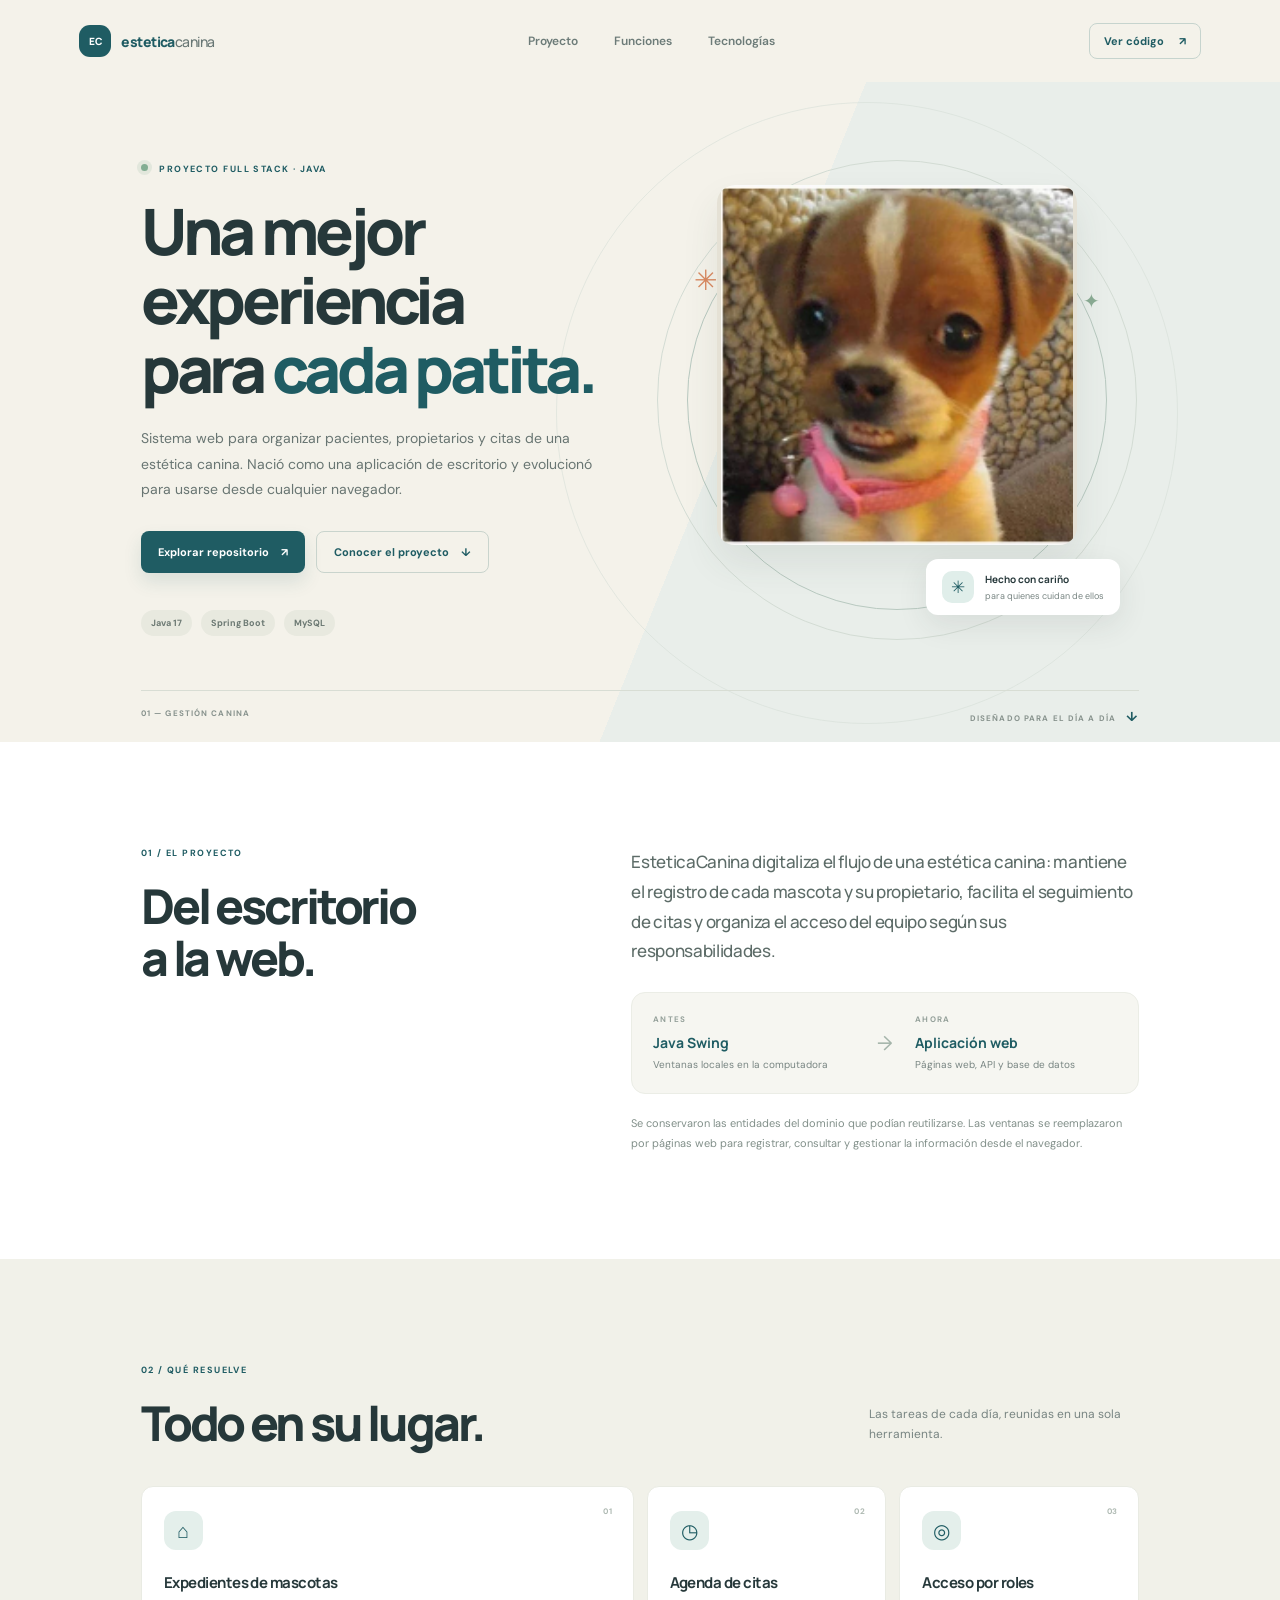
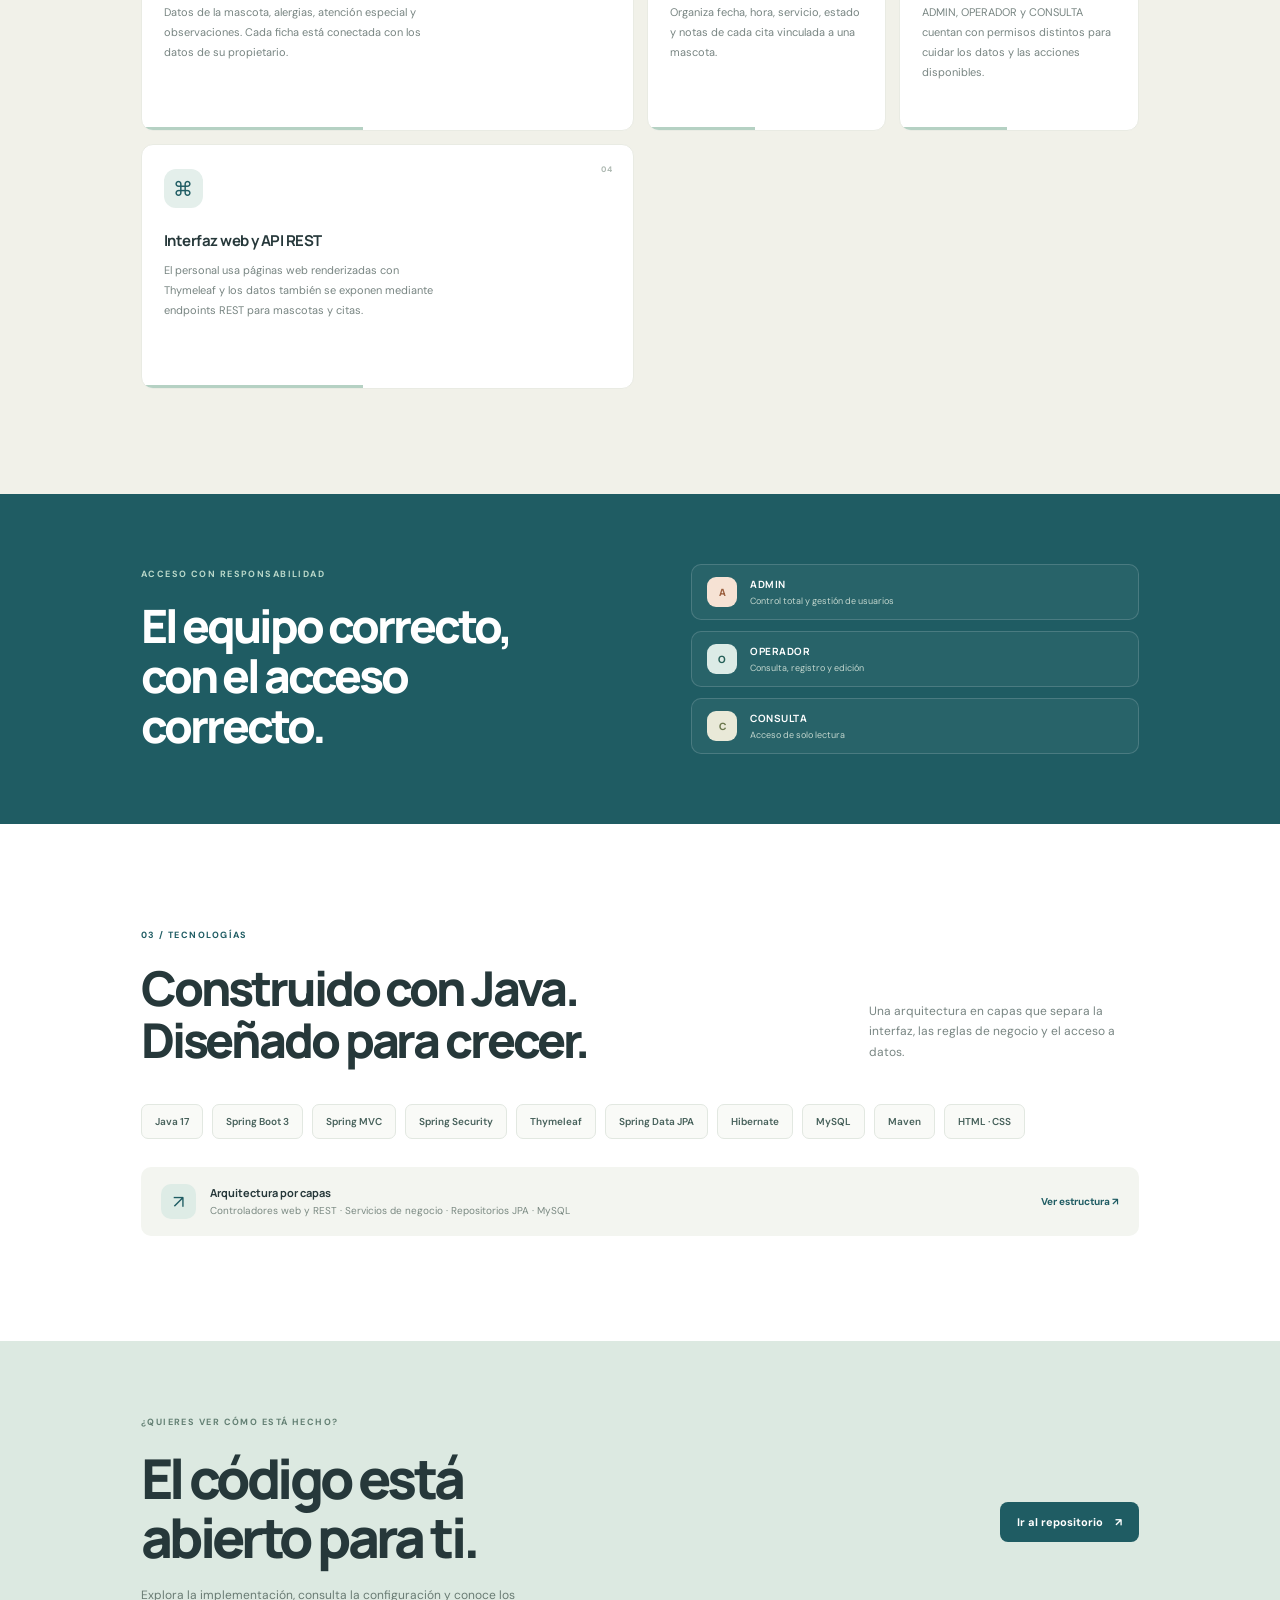
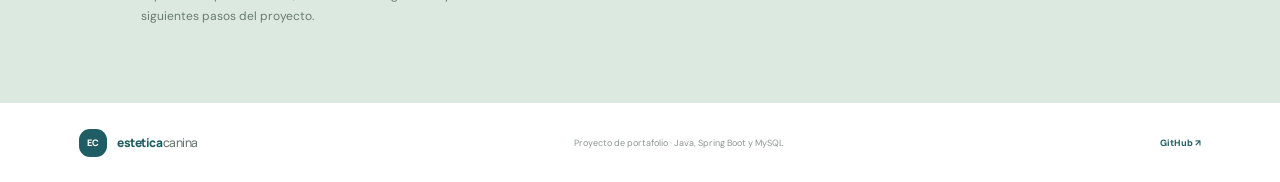
<file: docs/index.html>
<!doctype html>
<html lang="es">
<head>
  <meta charset="utf-8">
  <meta name="viewport" content="width=device-width, initial-scale=1">
  <meta name="theme-color" content="#f4f2ea">
  <meta name="description" content="EsteticaCanina: aplicación full stack para administrar mascotas, propietarios y citas. Migración de Java Swing a Spring Boot, Thymeleaf y MySQL.">
  <title>EsteticaCanina | Proyecto full stack</title>
  <link rel="preconnect" href="https://fonts.googleapis.com">
  <link rel="preconnect" href="https://fonts.gstatic.com" crossorigin>
  <link href="https://fonts.googleapis.com/css2?family=DM+Sans:wght@400;500;600;700&family=Manrope:wght@400;500;600;700;800&display=swap" rel="stylesheet">
  <link rel="stylesheet" href="styles.css">
</head>
<body>
  <header class="topbar">
    <a class="brand" href="#inicio" aria-label="EsteticaCanina, inicio">
      <span class="brand-mark">EC</span><span>estetica<span class="brand-light">canina</span></span>
    </a>
    <nav aria-label="Navegación principal">
      <a href="#proyecto">Proyecto</a>
      <a href="#funciones">Funciones</a>
      <a href="#tecnologias">Tecnologías</a>
    </nav>
    <a class="nav-cta" href="https://github.com/iAJ23/EsteticaCanina" target="_blank" rel="noreferrer">Ver código <span aria-hidden="true">↗</span></a>
  </header>

  <main>
    <section class="hero" id="inicio">
      <div class="hero-copy">
        <p class="eyebrow"><span class="status-dot"></span> PROYECTO FULL STACK · JAVA</p>
        <h1>Una mejor experiencia<br>para <em>cada patita.</em></h1>
        <p class="hero-lead">Sistema web para organizar pacientes, propietarios y citas de una estética canina. Nació como una aplicación de escritorio y evolucionó para usarse desde cualquier navegador.</p>
        <div class="hero-actions">
          <a class="button button-primary" href="https://github.com/iAJ23/EsteticaCanina" target="_blank" rel="noreferrer">Explorar repositorio <span aria-hidden="true">↗</span></a>
          <a class="button button-secondary" href="#proyecto">Conocer el proyecto <span aria-hidden="true">↓</span></a>
        </div>
        <div class="hero-meta"><span>Java 17</span><span>Spring Boot</span><span>MySQL</span></div>
      </div>
      <div class="hero-art" aria-label="Pulguita, mascota de la aplicación">
        <div class="art-orbit orbit-one"></div><div class="art-orbit orbit-two"></div>
        <div class="photo-frame"><img src="assets/pulguita.png" alt="Pulguita, la perrita que inspira la aplicación"></div>
        <div class="photo-caption"><span class="caption-icon">✳</span><span><strong>Hecho con cariño</strong><small>para quienes cuidan de ellos</small></span></div>
        <span class="spark spark-one">✳</span><span class="spark spark-two">✦</span>
      </div>
      <div class="hero-bottom"><span>01 — GESTIÓN CANINA</span><span>DISEÑADO PARA EL DÍA A DÍA <b>↓</b></span></div>
    </section>

    <section class="section project-section" id="proyecto">
      <div class="section-heading">
        <p class="eyebrow">01 / EL PROYECTO</p>
        <h2>Del escritorio<br>a la web.</h2>
      </div>
      <div class="project-copy">
        <p class="project-intro">EsteticaCanina digitaliza el flujo de una estética canina: mantiene el registro de cada mascota y su propietario, facilita el seguimiento de citas y organiza el acceso del equipo según sus responsabilidades.</p>
        <div class="migration-flow">
          <div><span class="flow-index">ANTES</span><strong>Java Swing</strong><small>Ventanas locales en la computadora</small></div>
          <span class="flow-arrow" aria-hidden="true">→</span>
          <div><span class="flow-index">AHORA</span><strong>Aplicación web</strong><small>Páginas web, API y base de datos</small></div>
        </div>
        <p class="project-note">Se conservaron las entidades del dominio que podían reutilizarse. Las ventanas se reemplazaron por páginas web para registrar, consultar y gestionar la información desde el navegador.</p>
      </div>
    </section>

    <section class="section features-section" id="funciones">
      <div class="section-title-row"><div><p class="eyebrow">02 / QUÉ RESUELVE</p><h2>Todo en su lugar.</h2></div><p>Las tareas de cada día, reunidas en una sola herramienta.</p></div>
      <div class="feature-grid">
        <article class="feature-card feature-large"><span class="feature-number">01</span><span class="feature-icon">⌂</span><h3>Expedientes de mascotas</h3><p>Datos de la mascota, alergias, atención especial y observaciones. Cada ficha está conectada con los datos de su propietario.</p><div class="feature-underline"></div></article>
        <article class="feature-card"><span class="feature-number">02</span><span class="feature-icon">◷</span><h3>Agenda de citas</h3><p>Organiza fecha, hora, servicio, estado y notas de cada cita vinculada a una mascota.</p><div class="feature-underline"></div></article>
        <article class="feature-card"><span class="feature-number">03</span><span class="feature-icon">◎</span><h3>Acceso por roles</h3><p>ADMIN, OPERADOR y CONSULTA cuentan con permisos distintos para cuidar los datos y las acciones disponibles.</p><div class="feature-underline"></div></article>
        <article class="feature-card feature-wide"><span class="feature-number">04</span><span class="feature-icon">⌘</span><h3>Interfaz web y API REST</h3><p>El personal usa páginas web renderizadas con Thymeleaf y los datos también se exponen mediante endpoints REST para mascotas y citas.</p><div class="feature-underline"></div></article>
      </div>
    </section>

    <section class="roles-band">
      <div><p class="eyebrow">ACCESO CON RESPONSABILIDAD</p><h2>El equipo correcto,<br>con el acceso correcto.</h2></div>
      <div class="role-list">
        <article><span class="role-badge admin">A</span><span><strong>ADMIN</strong><small>Control total y gestión de usuarios</small></span></article>
        <article><span class="role-badge operator">O</span><span><strong>OPERADOR</strong><small>Consulta, registro y edición</small></span></article>
        <article><span class="role-badge consult">C</span><span><strong>CONSULTA</strong><small>Acceso de solo lectura</small></span></article>
      </div>
    </section>

    <section class="section tech-section" id="tecnologias">
      <div class="section-title-row"><div><p class="eyebrow">03 / TECNOLOGÍAS</p><h2>Construido con Java.<br>Diseñado para crecer.</h2></div><p>Una arquitectura en capas que separa la interfaz, las reglas de negocio y el acceso a datos.</p></div>
      <div class="tech-list" aria-label="Tecnologías del proyecto">
        <span>Java 17</span><span>Spring Boot 3</span><span>Spring MVC</span><span>Spring Security</span><span>Thymeleaf</span><span>Spring Data JPA</span><span>Hibernate</span><span>MySQL</span><span>Maven</span><span>HTML · CSS</span>
      </div>
      <div class="architecture-note"><span class="architecture-mark">↗</span><p><strong>Arquitectura por capas</strong><br>Controladores web y REST · Servicios de negocio · Repositorios JPA · MySQL</p><a href="https://github.com/iAJ23/EsteticaCanina#arquitectura" target="_blank" rel="noreferrer">Ver estructura <span aria-hidden="true">↗</span></a></div>
    </section>

    <section class="closing">
      <div><p class="eyebrow">¿QUIERES VER CÓMO ESTÁ HECHO?</p><h2>El código está<br>abierto para ti.</h2><p>Explora la implementación, consulta la configuración y conoce los siguientes pasos del proyecto.</p></div>
      <a class="button button-light" href="https://github.com/iAJ23/EsteticaCanina" target="_blank" rel="noreferrer">Ir al repositorio <span aria-hidden="true">↗</span></a>
    </section>
  </main>

  <footer><a class="brand footer-brand" href="#inicio"><span class="brand-mark">EC</span><span>estetica<span class="brand-light">canina</span></span></a><span>Proyecto de portafolio · Java, Spring Boot y MySQL</span><a href="https://github.com/iAJ23/EsteticaCanina" target="_blank" rel="noreferrer">GitHub ↗</a></footer>
</body>
</html>
</file>
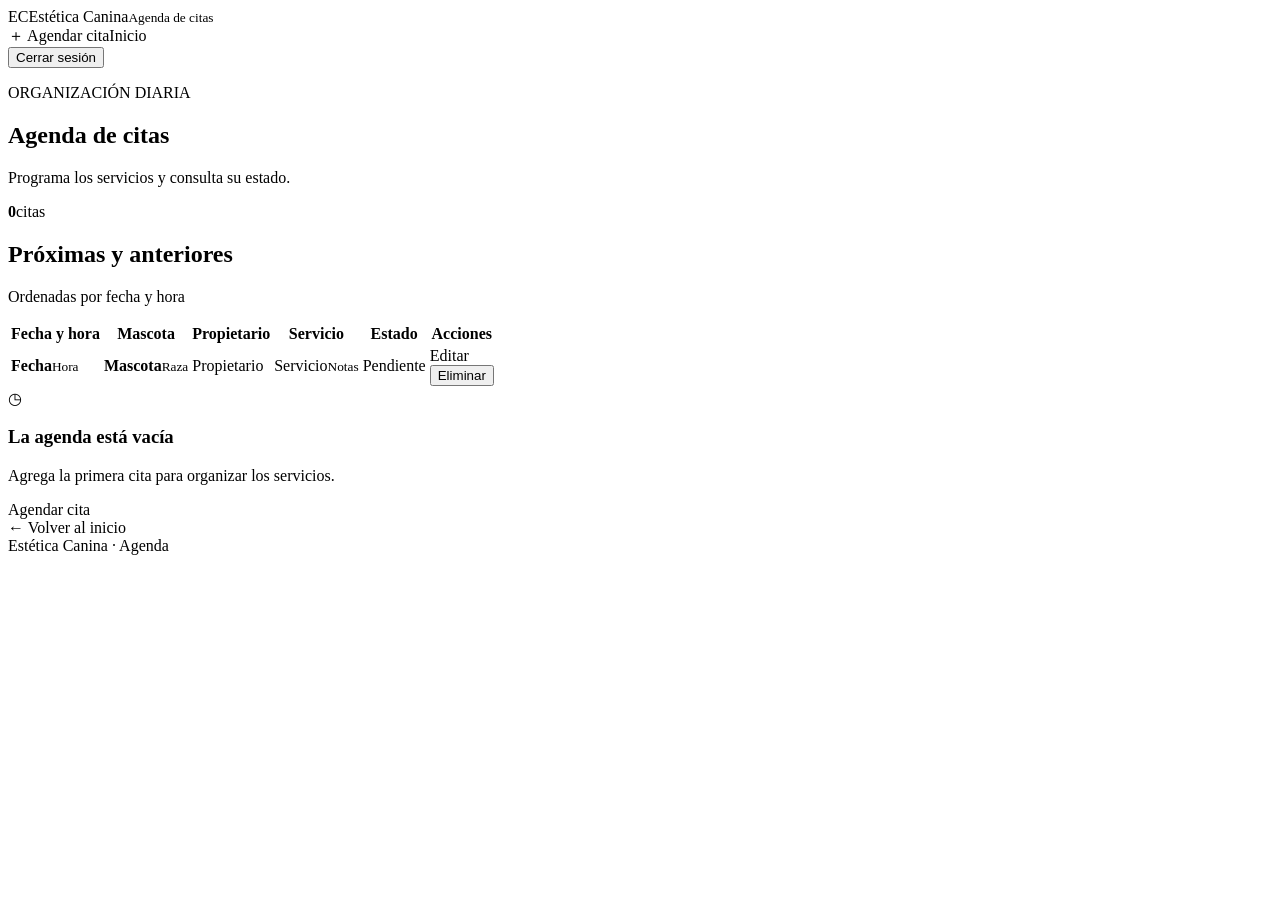
<file: src/main/resources/templates/agenda.html>
<!doctype html>
<html lang="es" xmlns:th="http://www.thymeleaf.org" xmlns:sec="http://www.thymeleaf.org/extras/spring-security">
<head>
    <meta charset="UTF-8"><meta name="viewport" content="width=device-width, initial-scale=1">
    <title>Agenda | Estética Canina</title>
    <link rel="stylesheet" th:href="@{/styles.css}"><link rel="stylesheet" th:href="@{/palette.css}"><link rel="stylesheet" th:href="@{/access.css}"><link rel="stylesheet" th:href="@{/agenda.css}">
</head>
<body>
<main class="shell">
    <header class="topbar"><a class="brand" th:href="@{/}"><span class="brand-mark">EC</span><span>Estética Canina<small>Agenda de citas</small></span></a><div class="account-actions"><a sec:authorize="hasAnyRole('ADMIN','OPERADOR')" class="button button-primary" th:href="@{/agenda/nueva}">＋ Agendar cita</a><a class="button button-light" th:href="@{/}">Inicio</a><form th:action="@{/logout}" method="post"><button class="button button-light" type="submit">Cerrar sesión</button></form></div></header>
    <section class="hero"><div><p class="eyebrow">ORGANIZACIÓN DIARIA</p><h1>Agenda de citas</h1><p class="muted">Programa los servicios y consulta su estado.</p></div><div class="count"><strong th:text="${#lists.size(citas)}">0</strong><span>citas</span></div></section>
    <div class="notice" th:if="${mensaje}" th:text="${mensaje}"></div><div class="notice error-notice" th:if="${error}" th:text="${error}"></div>
    <section class="card table-card">
        <div class="table-heading"><div><h2>Próximas y anteriores</h2><p class="muted">Ordenadas por fecha y hora</p></div></div>
        <div class="table-wrap" th:if="${!#lists.isEmpty(citas)}"><table>
            <thead><tr><th>Fecha y hora</th><th>Mascota</th><th>Propietario</th><th>Servicio</th><th>Estado</th><th>Acciones</th></tr></thead>
            <tbody><tr th:each="cita : ${citas}">
                <td><strong th:text="${cita.fecha}">Fecha</strong><small class="cell-sub" th:text="${cita.hora}">Hora</small></td>
                <td><strong th:text="${cita.mascota.nombre}">Mascota</strong><small class="cell-sub" th:text="${cita.mascota.raza}">Raza</small></td>
                <td th:text="${cita.mascota.unDueno != null ? cita.mascota.unDueno.nombre : 'Sin propietario'}">Propietario</td>
                <td><span th:text="${cita.servicio}">Servicio</span><small class="cell-sub" th:if="${cita.notas != null and !cita.notas.isBlank()}" th:text="${cita.notas}">Notas</small></td>
                <td><span class="status-pill" th:classappend="|status-${#strings.toLowerCase(cita.estado.name())}|" th:text="${cita.estado.etiqueta}">Pendiente</span></td>
                <td class="actions"><a sec:authorize="hasAnyRole('ADMIN','OPERADOR')" class="button button-light" th:href="@{/agenda/{id}/editar(id=${cita.id})}">Editar</a><form sec:authorize="hasRole('ADMIN')" th:action="@{/agenda/{id}/eliminar(id=${cita.id})}" method="post" onsubmit="return confirm('¿Eliminar esta cita?')"><button class="button button-danger" type="submit">Eliminar</button></form></td>
            </tr></tbody>
        </table></div>
        <div class="empty" th:if="${#lists.isEmpty(citas)}"><div class="empty-icon">◷</div><h3>La agenda está vacía</h3><p class="muted">Agrega la primera cita para organizar los servicios.</p><a sec:authorize="hasAnyRole('ADMIN','OPERADOR')" class="button button-primary" th:href="@{/agenda/nueva}">Agendar cita</a></div>
    </section>
    <footer><a class="footer-link" th:href="@{/}">← Volver al inicio</a><br>Estética Canina <span>·</span> Agenda</footer>
</main>
</body>
</html>
</file>
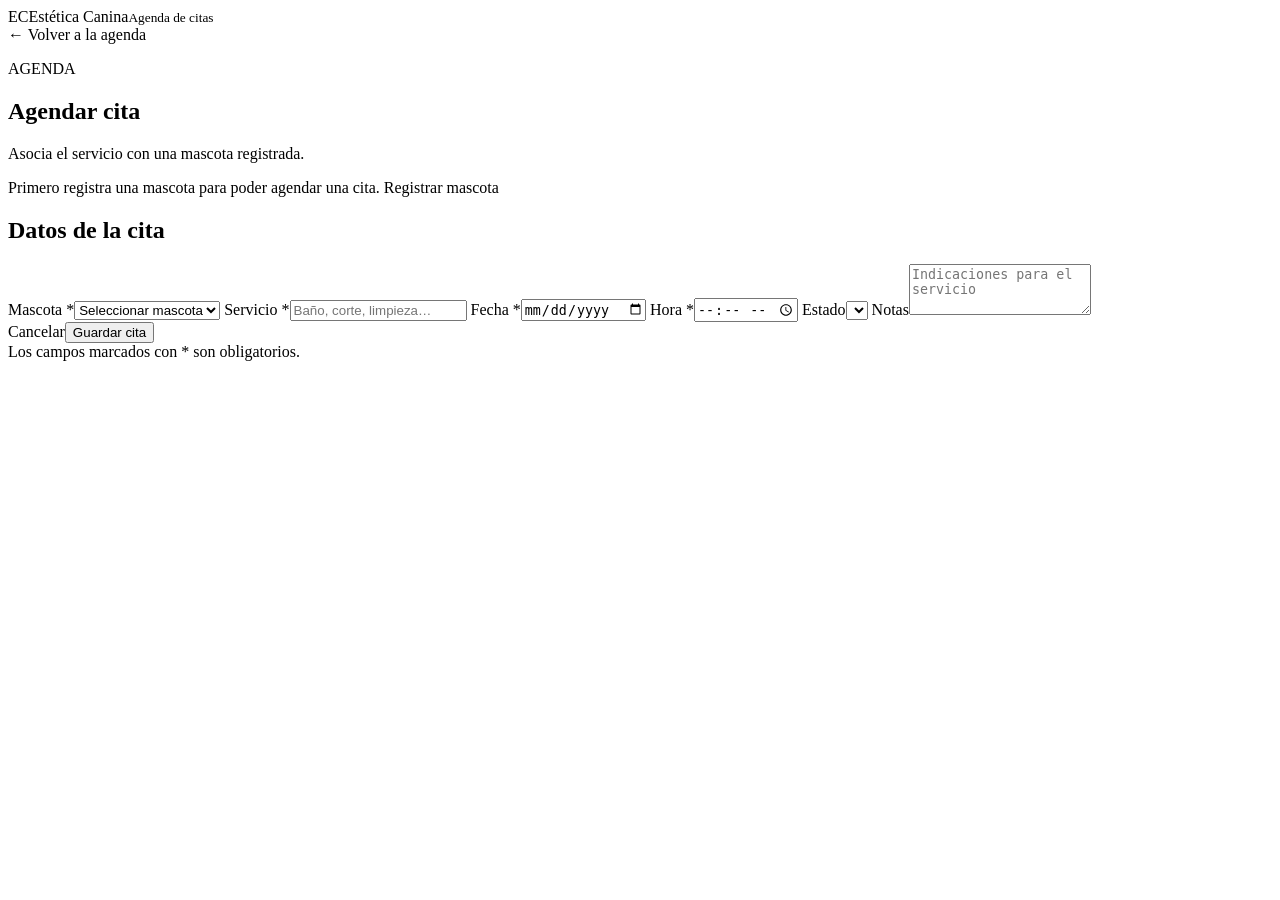
<file: src/main/resources/templates/cita-formulario.html>
<!doctype html>
<html lang="es" xmlns:th="http://www.thymeleaf.org">
<head>
    <meta charset="UTF-8"><meta name="viewport" content="width=device-width, initial-scale=1">
    <title th:text="${titulo} + ' | Agenda'">Agendar cita</title>
    <link rel="stylesheet" th:href="@{/styles.css}"><link rel="stylesheet" th:href="@{/palette.css}"><link rel="stylesheet" th:href="@{/access.css}">
</head>
<body>
<main class="shell shell-narrow">
    <header class="topbar"><a class="brand" th:href="@{/}"><span class="brand-mark">EC</span><span>Estética Canina<small>Agenda de citas</small></span></a></header>
    <a class="back-link" th:href="@{/agenda}">← Volver a la agenda</a>
    <section class="card form-card">
        <p class="eyebrow">AGENDA</p><h1 th:text="${titulo}">Agendar cita</h1><p class="muted">Asocia el servicio con una mascota registrada.</p>
        <div class="notice error-notice" th:if="${error}" th:text="${error}"></div>
        <div class="notice" th:if="${#lists.isEmpty(mascotas)}">Primero registra una mascota para poder agendar una cita. <a th:href="@{/mascotas/nueva}">Registrar mascota</a></div>
        <form th:action="${accion}" th:object="${form}" method="post" class="pet-form" th:if="${!#lists.isEmpty(mascotas)}">
            <h2>Datos de la cita</h2>
            <div class="form-grid">
                <label>Mascota *<select th:field="*{mascotaId}" required><option value="">Seleccionar mascota</option><option th:each="mascota : ${mascotas}" th:value="${mascota.num_cliente}" th:text="${mascota.nombre + ' · ' + mascota.raza}"></option></select></label>
                <label>Servicio *<input th:field="*{servicio}" required maxlength="100" placeholder="Baño, corte, limpieza…"></label>
                <label>Fecha *<input type="date" th:field="*{fecha}" required></label>
                <label>Hora *<input type="time" th:field="*{hora}" required></label>
                <label>Estado<select th:field="*{estado}"><option th:each="estado : ${estados}" th:value="${estado}" th:text="${estado.etiqueta}"></option></select></label>
                <label class="full-width">Notas<textarea th:field="*{notas}" rows="3" maxlength="1000" placeholder="Indicaciones para el servicio"></textarea></label>
            </div>
            <div class="form-actions"><a class="button button-light" th:href="@{/agenda}">Cancelar</a><button class="button button-primary" type="submit">Guardar cita</button></div>
        </form>
    </section>
    <footer>Los campos marcados con * son obligatorios.</footer>
</main>
</body>
</html>
</file>
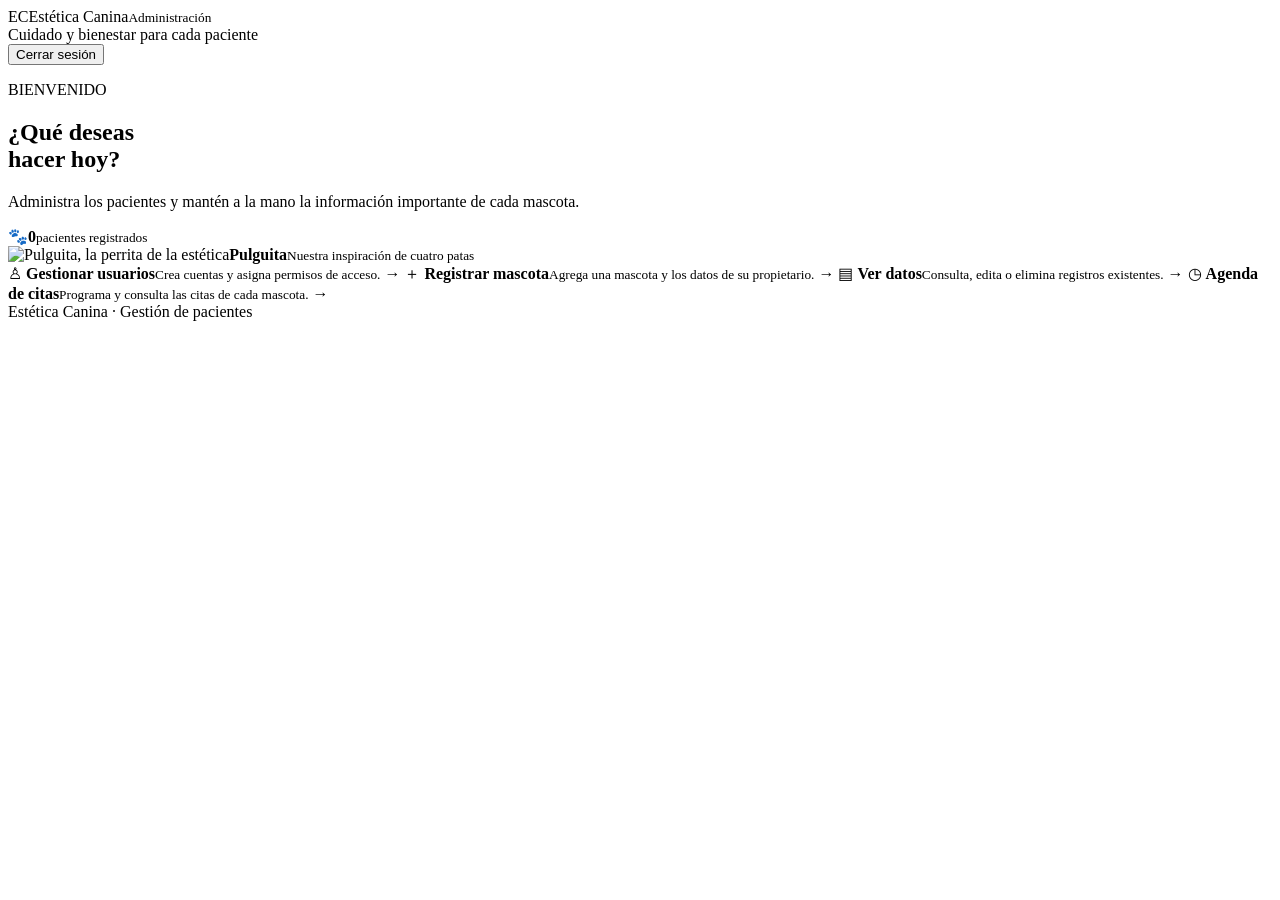
<file: src/main/resources/templates/inicio.html>
<!doctype html>
<html lang="es" xmlns:th="http://www.thymeleaf.org" xmlns:sec="http://www.thymeleaf.org/extras/spring-security">
<head>
    <meta charset="UTF-8">
    <meta name="viewport" content="width=device-width, initial-scale=1">
    <title>Estética Canina | Inicio</title>
    <link rel="stylesheet" th:href="@{/styles.css}">
    <link rel="stylesheet" th:href="@{/home.css}">
    <link rel="stylesheet" th:href="@{/palette.css}">
    <link rel="stylesheet" th:href="@{/mascot.css}">
    <link rel="stylesheet" th:href="@{/agenda.css}">
</head>
<body>
<main class="shell home-shell">
    <header class="topbar">
        <a class="brand" th:href="@{/}"><span class="brand-mark">EC</span><span>Estética Canina<small>Administración</small></span></a>
        <div class="account-actions"><span class="topbar-note">Cuidado y bienestar para cada paciente</span><span class="signed-in" sec:authentication="name"></span><form th:action="@{/logout}" method="post"><button class="button button-light" type="submit">Cerrar sesión</button></form></div>
    </header>
    <section class="welcome">
        <div class="welcome-copy">
            <p class="eyebrow">BIENVENIDO</p>
            <h1>¿Qué deseas<br>hacer hoy?</h1>
            <p class="muted welcome-description">Administra los pacientes y mantén a la mano la información importante de cada mascota.</p>
            <div class="home-stat"><span class="stat-paw">🐾</span><span><strong th:text="${totalMascotas}">0</strong><small>pacientes registrados</small></span></div>
            <div class="mascot-spotlight"><img th:src="@{/pulguita.png}" alt="Pulguita, la perrita de la estética"><span><strong>Pulguita</strong><small>Nuestra inspiración de cuatro patas</small></span></div>
        </div>
        <div class="home-actions">
            <a class="home-card admin-card" sec:authorize="hasRole('ADMIN')" th:href="@{/usuarios}">
                <span class="home-card-icon">♙</span>
                <span class="home-card-text"><strong>Gestionar usuarios</strong><small>Crea cuentas y asigna permisos de acceso.</small></span>
                <span class="home-card-arrow">→</span>
            </a>
            <a class="home-card register-card" th:href="@{/mascotas/nueva}">
                <span class="home-card-icon">＋</span>
                <span class="home-card-text"><strong>Registrar mascota</strong><small>Agrega una mascota y los datos de su propietario.</small></span>
                <span class="home-card-arrow">→</span>
            </a>
            <a class="home-card view-card" th:href="@{/mascotas}">
                <span class="home-card-icon">▤</span>
                <span class="home-card-text"><strong>Ver datos</strong><small>Consulta, edita o elimina registros existentes.</small></span>
                <span class="home-card-arrow">→</span>
            </a>
            <a class="home-card agenda-card" th:href="@{/agenda}">
                <span class="home-card-icon">◷</span>
                <span class="home-card-text"><strong>Agenda de citas</strong><small>Programa y consulta las citas de cada mascota.</small></span>
                <span class="home-card-arrow">→</span>
            </a>
        </div>
        <div class="welcome-decoration decoration-one"></div><div class="welcome-decoration decoration-two"></div>
    </section>
    <footer>Estética Canina <span>·</span> Gestión de pacientes</footer>
</main>
</body>
</html>
</file>
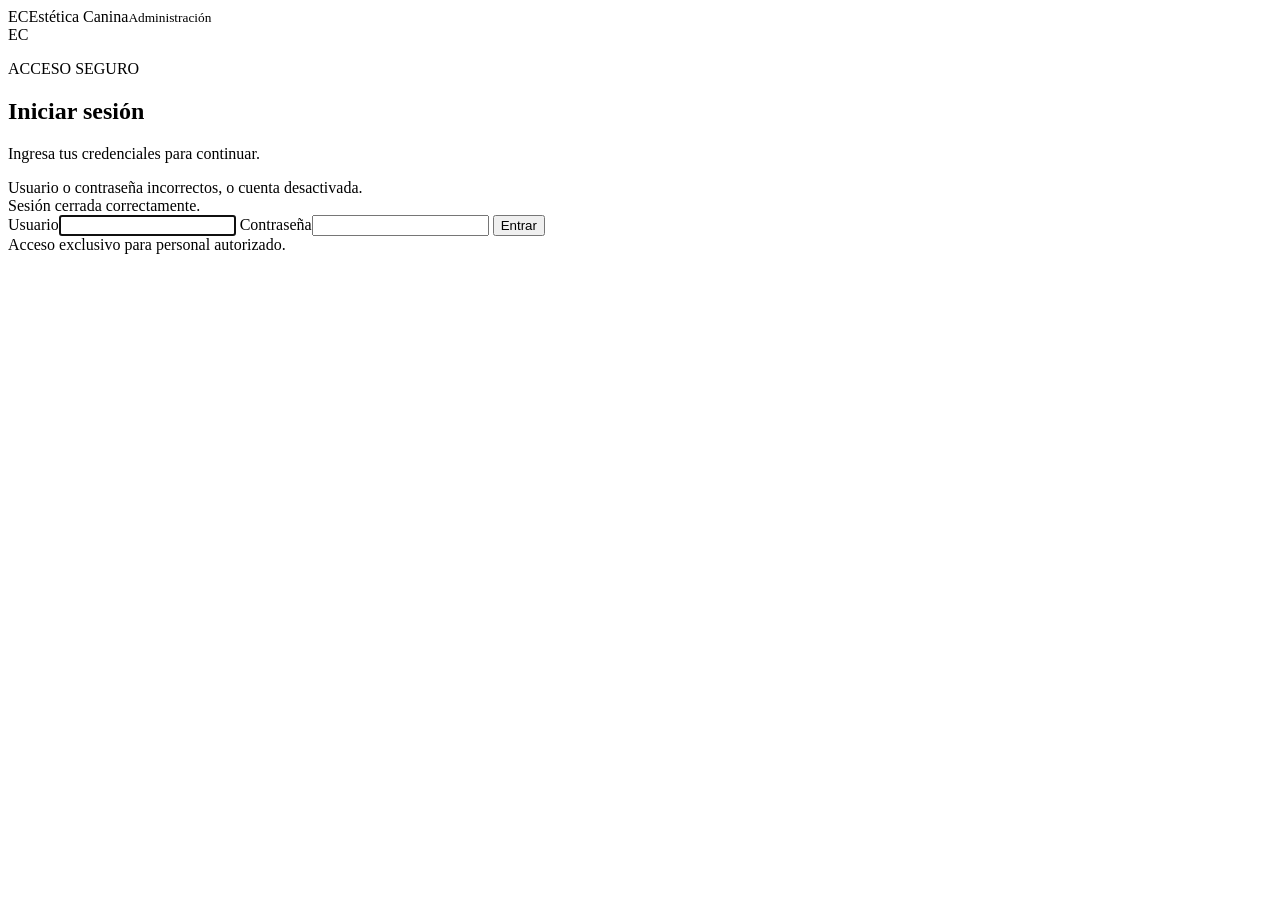
<file: src/main/resources/templates/login.html>
<!doctype html>
<html lang="es" xmlns:th="http://www.thymeleaf.org">
<head>
    <meta charset="UTF-8"><meta name="viewport" content="width=device-width, initial-scale=1">
    <title>Iniciar sesión | Estética Canina</title>
    <link rel="stylesheet" th:href="@{/styles.css}"><link rel="stylesheet" th:href="@{/home.css}"><link rel="stylesheet" th:href="@{/palette.css}"><link rel="stylesheet" th:href="@{/access.css}">
</head>
<body>
<main class="login-shell">
    <a class="brand login-brand" th:href="@{/login}"><span class="brand-mark">EC</span><span>Estética Canina<small>Administración</small></span></a>
    <section class="card login-card">
        <div class="login-symbol">EC</div>
        <p class="eyebrow">ACCESO SEGURO</p><h1>Iniciar sesión</h1><p class="muted">Ingresa tus credenciales para continuar.</p>
        <div class="notice error-notice" th:if="${param.error}">Usuario o contraseña incorrectos, o cuenta desactivada.</div>
        <div class="notice" th:if="${param.logout}">Sesión cerrada correctamente.</div>
        <form th:action="@{/login}" method="post" class="login-form">
            <label>Usuario<input name="username" autocomplete="username" required autofocus></label>
            <label>Contraseña<input type="password" name="password" autocomplete="current-password" required></label>
            <button type="submit" class="button button-primary">Entrar</button>
        </form>
    </section>
    <footer>Acceso exclusivo para personal autorizado.</footer>
</main>
</body>
</html>
</file>
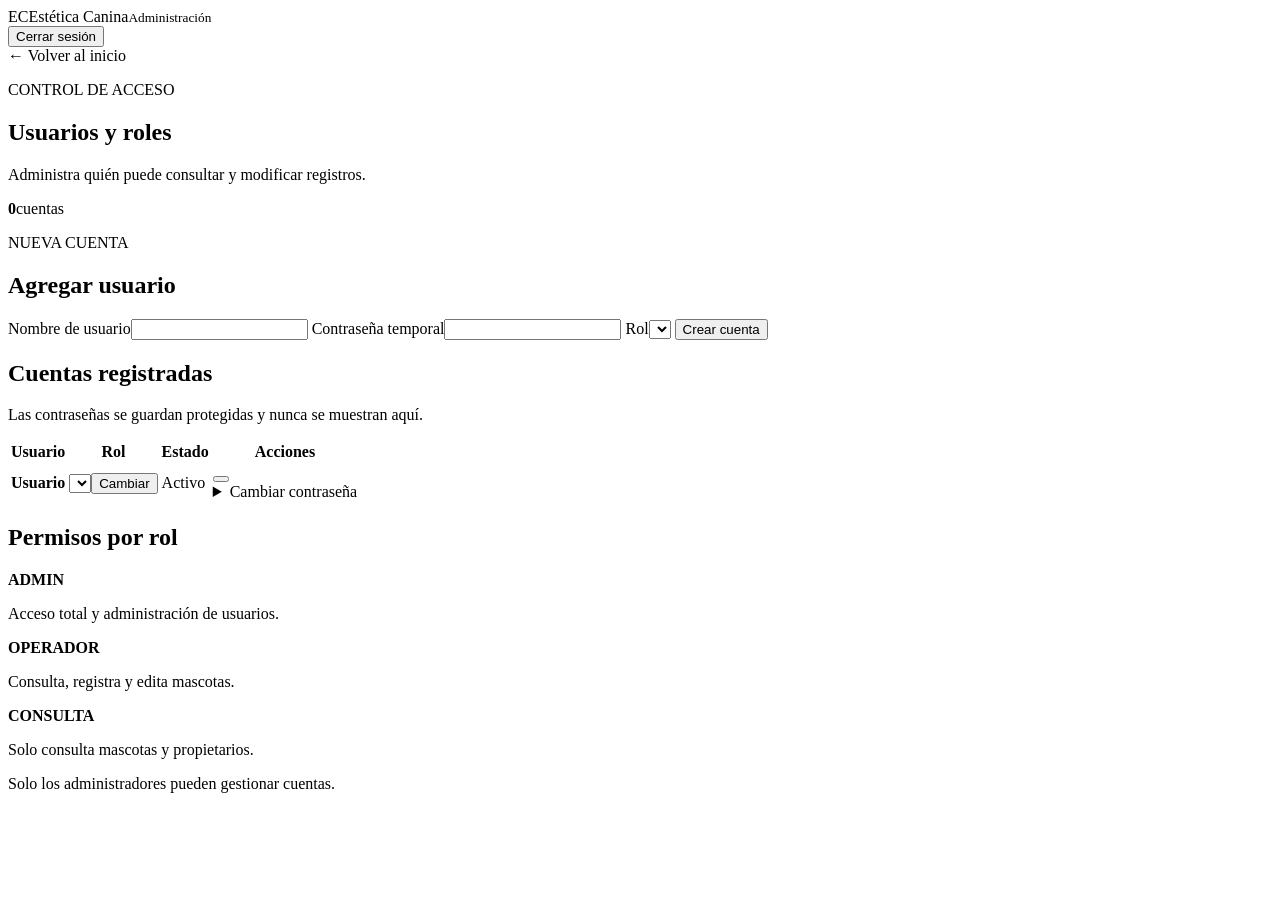
<file: src/main/resources/templates/usuarios.html>
<!doctype html>
<html lang="es" xmlns:th="http://www.thymeleaf.org">
<head>
    <meta charset="UTF-8"><meta name="viewport" content="width=device-width, initial-scale=1">
    <title>Usuarios | Estética Canina</title>
    <link rel="stylesheet" th:href="@{/styles.css}"><link rel="stylesheet" th:href="@{/palette.css}"><link rel="stylesheet" th:href="@{/access.css}">
</head>
<body>
<main class="shell shell-narrow">
    <header class="topbar"><a class="brand" th:href="@{/}"><span class="brand-mark">EC</span><span>Estética Canina<small>Administración</small></span></a><form th:action="@{/logout}" method="post"><button class="button button-light" type="submit">Cerrar sesión</button></form></header>
    <a class="back-link" th:href="@{/}">← Volver al inicio</a>
    <section class="hero users-hero"><div><p class="eyebrow">CONTROL DE ACCESO</p><h1>Usuarios y roles</h1><p class="muted">Administra quién puede consultar y modificar registros.</p></div><div class="count"><strong th:text="${#lists.size(usuarios)}">0</strong><span>cuentas</span></div></section>
    <div class="notice" th:if="${mensaje}" th:text="${mensaje}"></div><div class="notice error-notice" th:if="${error}" th:text="${error}"></div>
    <section class="card user-create-card">
        <p class="eyebrow">NUEVA CUENTA</p><h2>Agregar usuario</h2>
        <form th:action="@{/usuarios}" th:object="${form}" method="post" class="form-grid user-create-form">
            <label>Nombre de usuario<input th:field="*{nombreUsuario}" required minlength="3" maxlength="80" autocomplete="off"></label>
            <label>Contraseña temporal<input type="password" th:field="*{password}" required minlength="12" autocomplete="new-password"></label>
            <label>Rol<select th:field="*{rol}"><option th:each="rol : ${roles}" th:value="${rol}" th:text="${rol}"></option></select></label>
            <button class="button button-primary create-user-button" type="submit">Crear cuenta</button>
        </form>
    </section>
    <section class="card user-list-card">
        <div class="table-heading"><div><h2>Cuentas registradas</h2><p class="muted">Las contraseñas se guardan protegidas y nunca se muestran aquí.</p></div></div>
        <div class="table-wrap"><table>
            <thead><tr><th>Usuario</th><th>Rol</th><th>Estado</th><th>Acciones</th></tr></thead>
            <tbody><tr th:each="usuario : ${usuarios}">
                <td><strong th:text="${usuario.nombreUsuario}">Usuario</strong></td>
                <td><form class="inline-form" th:action="@{/usuarios/{id}/rol(id=${usuario.id})}" method="post"><select name="rol"><option th:each="rol : ${roles}" th:value="${rol}" th:text="${rol}" th:selected="${rol == usuario.rol}"></option></select><button class="button button-light" type="submit">Cambiar</button></form></td>
                <td><span class="role-pill" th:classappend="${usuario.activo} ? ' is-active' : ' is-disabled'" th:text="${usuario.activo} ? 'Activo' : 'Desactivado'">Activo</span></td>
                <td class="user-actions">
                    <form th:action="@{/usuarios/{id}/estado(id=${usuario.id})}" method="post"><button class="button" th:classappend="${usuario.activo} ? ' button-danger' : ' button-light'" type="submit" th:text="${usuario.activo} ? 'Desactivar' : 'Activar'"></button></form>
                    <details class="password-reset"><summary class="button button-light">Cambiar contraseña</summary><form th:action="@{/usuarios/{id}/password(id=${usuario.id})}" method="post"><input type="password" name="password" minlength="12" required placeholder="Mínimo 12 caracteres"><button class="button button-primary" type="submit">Guardar</button></form></details>
                </td>
            </tr></tbody>
        </table></div>
    </section>
    <section class="role-help"><h2>Permisos por rol</h2><div class="role-help-grid"><article><strong>ADMIN</strong><p>Acceso total y administración de usuarios.</p></article><article><strong>OPERADOR</strong><p>Consulta, registra y edita mascotas.</p></article><article><strong>CONSULTA</strong><p>Solo consulta mascotas y propietarios.</p></article></div></section>
    <footer>Solo los administradores pueden gestionar cuentas.</footer>
</main>
</body>
</html>
</file>
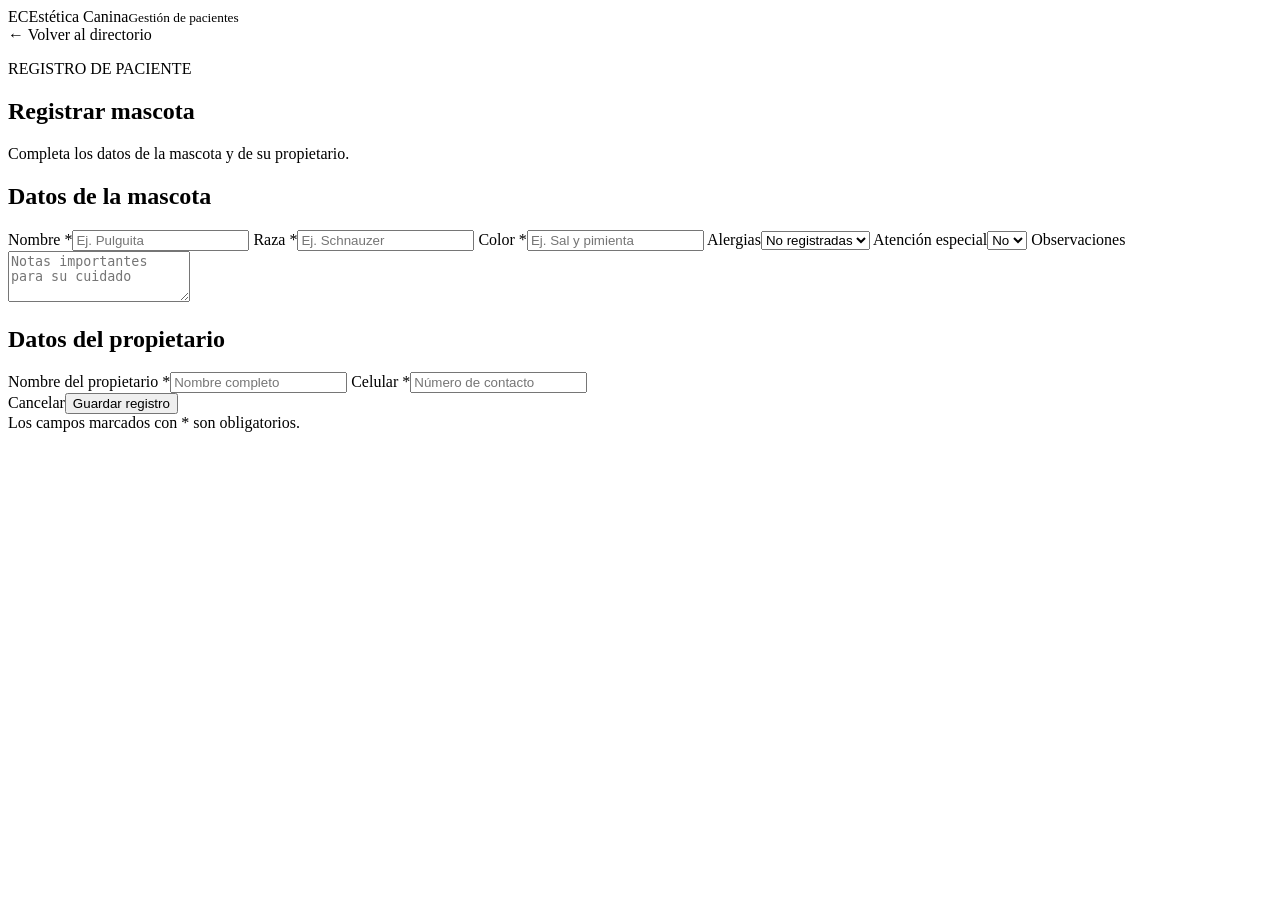
<file: src/main/resources/templates/mascotas/formulario.html>
<!doctype html>
<html lang="es" xmlns:th="http://www.thymeleaf.org">
<head>
    <meta charset="UTF-8">
    <meta name="viewport" content="width=device-width, initial-scale=1">
    <title th:text="${titulo} + ' | Estética Canina'">Mascota | Estética Canina</title>
    <link rel="stylesheet" th:href="@{/styles.css}">
    <link rel="stylesheet" th:href="@{/palette.css}">
</head>
<body>
<main class="shell shell-narrow">
    <header class="topbar"><a class="brand" th:href="@{/}"><span class="brand-mark">EC</span><span>Estética Canina<small>Gestión de pacientes</small></span></a></header>
    <a class="back-link" th:href="@{/mascotas}">← Volver al directorio</a>
    <section class="card form-card">
        <p class="eyebrow">REGISTRO DE PACIENTE</p><h1 th:text="${titulo}">Registrar mascota</h1><p class="muted">Completa los datos de la mascota y de su propietario.</p>
        <form th:action="${accion}" th:object="${form}" method="post" class="pet-form">
            <h2>Datos de la mascota</h2>
            <div class="form-grid">
                <label>Nombre *<input th:field="*{nombre}" required maxlength="100" placeholder="Ej. Pulguita"></label>
                <label>Raza *<input th:field="*{raza}" required maxlength="100" placeholder="Ej. Schnauzer"></label>
                <label>Color *<input th:field="*{color}" required maxlength="60" placeholder="Ej. Sal y pimienta"></label>
                <label>Alergias<select th:field="*{alergico}"><option value="No">No registradas</option><option value="Sí">Sí</option></select></label>
                <label>Atención especial<select th:field="*{atencionEspecial}"><option value="No">No</option><option value="Sí">Sí</option></select></label>
                <label class="full-width">Observaciones<textarea th:field="*{observaciones}" rows="3" maxlength="1000" placeholder="Notas importantes para su cuidado"></textarea></label>
            </div>
            <h2 class="section-title">Datos del propietario</h2>
            <div class="form-grid">
                <label>Nombre del propietario *<input th:field="*{nombreDueno}" required maxlength="120" placeholder="Nombre completo"></label>
                <label>Celular *<input th:field="*{celularDueno}" required type="tel" maxlength="30" placeholder="Número de contacto"></label>
            </div>
        <div class="form-actions"><a class="button button-light" th:href="@{/mascotas}">Cancelar</a><button class="button button-primary" type="submit">Guardar registro</button></div>
        </form>
    </section>
    <footer>Los campos marcados con * son obligatorios.</footer>
</main>
</body>
</html>
</file>
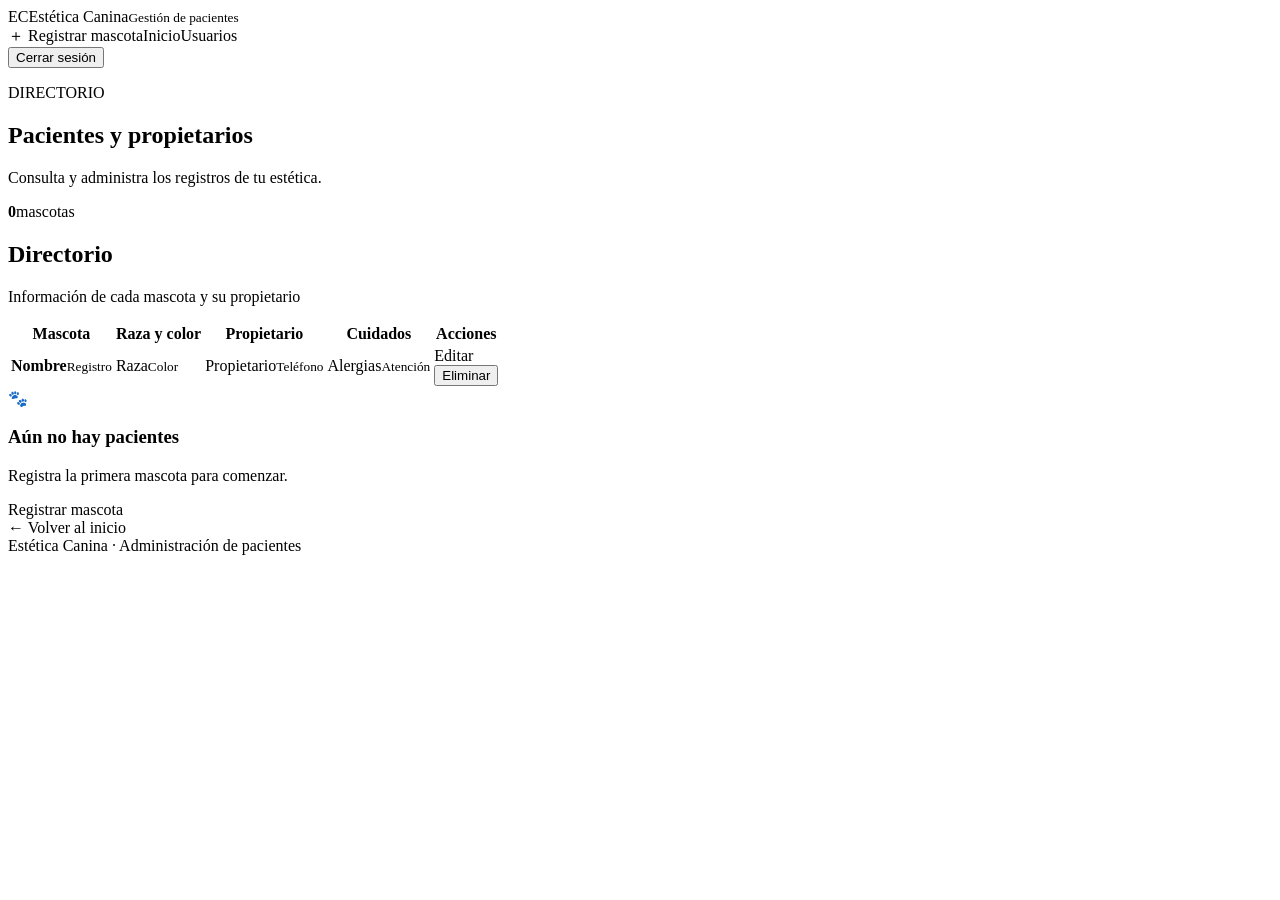
<file: src/main/resources/templates/mascotas/lista.html>
<!doctype html>
<html lang="es" xmlns:th="http://www.thymeleaf.org" xmlns:sec="http://www.thymeleaf.org/extras/spring-security">
<head>
    <meta charset="UTF-8">
    <meta name="viewport" content="width=device-width, initial-scale=1">
    <title>Estética Canina | Pacientes</title>
    <link rel="stylesheet" th:href="@{/styles.css}">
    <link rel="stylesheet" th:href="@{/palette.css}">
</head>
<body>
<main class="shell">
    <header class="topbar">
        <a class="brand" th:href="@{/}"><span class="brand-mark">EC</span><span>Estética Canina<small>Gestión de pacientes</small></span></a>
        <div class="account-actions"><a sec:authorize="hasAnyRole('ADMIN','OPERADOR')" class="button button-primary" th:href="@{/mascotas/nueva}">＋ Registrar mascota</a><a class="button button-light" th:href="@{/}">Inicio</a><a sec:authorize="hasRole('ADMIN')" class="button button-light" th:href="@{/usuarios}">Usuarios</a><form th:action="@{/logout}" method="post"><button class="button button-light" type="submit">Cerrar sesión</button></form></div>
    </header>
    <section class="hero">
        <div><p class="eyebrow">DIRECTORIO</p><h1>Pacientes y propietarios</h1><p class="muted">Consulta y administra los registros de tu estética.</p></div>
        <div class="count"><strong th:text="${#lists.size(mascotas)}">0</strong><span>mascotas</span></div>
    </section>
    <div class="notice" th:if="${mensaje}" th:text="${mensaje}"></div>
    <section class="card table-card">
        <div class="table-heading"><div><h2>Directorio</h2><p class="muted">Información de cada mascota y su propietario</p></div></div>
        <div class="table-wrap" th:if="${!#lists.isEmpty(mascotas)}">
            <table>
                <thead><tr><th>Mascota</th><th>Raza y color</th><th>Propietario</th><th>Cuidados</th><th>Acciones</th></tr></thead>
                <tbody>
                <tr th:each="mascota : ${mascotas}">
                    <td><strong th:text="${mascota.nombre}">Nombre</strong><small class="cell-sub" th:text="'Registro #' + ${mascota.num_cliente}">Registro</small></td>
                    <td><span th:text="${mascota.raza}">Raza</span><small class="cell-sub" th:text="${mascota.color}">Color</small></td>
                    <td><span th:text="${mascota.unDueno != null ? mascota.unDueno.nombre : 'Sin propietario'}">Propietario</span><small class="cell-sub" th:text="${mascota.unDueno != null ? mascota.unDueno.celDuenio : ''}">Teléfono</small></td>
                    <td><span th:text="${mascota.alergico == 'Sí' ? 'Alergias' : 'Sin alergias registradas'}">Alergias</span><small class="cell-sub" th:text="${mascota.atencion_especial == 'Sí' ? 'Atención especial' : 'Atención estándar'}">Atención</small></td>
                    <td class="actions"><a sec:authorize="hasAnyRole('ADMIN','OPERADOR')" class="button button-light" th:href="@{/mascotas/{id}/editar(id=${mascota.num_cliente})}">Editar</a><form sec:authorize="hasRole('ADMIN')" th:action="@{/mascotas/{id}/eliminar(id=${mascota.num_cliente})}" method="post" onsubmit="return confirm('¿Eliminar esta mascota y su registro de propietario?')"><button class="button button-danger" type="submit">Eliminar</button></form></td>
                </tr>
                </tbody>
            </table>
        </div>
        <div class="empty" th:if="${#lists.isEmpty(mascotas)}"><div class="empty-icon">🐾</div><h3>Aún no hay pacientes</h3><p class="muted">Registra la primera mascota para comenzar.</p><a sec:authorize="hasAnyRole('ADMIN','OPERADOR')" class="button button-primary" th:href="@{/mascotas/nueva}">Registrar mascota</a></div>
    </section>
    <footer><a class="footer-link" th:href="@{/}">← Volver al inicio</a><br>Estética Canina <span>·</span> Administración de pacientes</footer>
</main>
</body>
</html>
</file>
<file: docs/styles.css>
:root{--ink:#26383a;--muted:#788582;--teal:#1f5c63;--teal-dark:#16484e;--mint:#dcebe6;--paper:#f4f2ea;--white:#fff;--line:#e4e5dc;--orange:#d98961;--font-body:'DM Sans',sans-serif;--font-display:'Manrope',sans-serif}*{box-sizing:border-box}html{scroll-behavior:smooth}body{margin:0;background:var(--paper);color:var(--ink);font-family:var(--font-body);font-size:14px;-webkit-font-smoothing:antialiased}a{color:inherit;text-decoration:none}.topbar{height:82px;padding:0 6.2vw;display:flex;align-items:center;justify-content:space-between;background:var(--paper);position:relative;z-index:3}.brand{display:flex;gap:10px;align-items:center;font:800 14px var(--font-display);letter-spacing:-.04em;color:var(--teal)}.brand-mark{display:grid;place-items:center;width:32px;height:32px;border-radius:11px;background:var(--teal);color:#fff;font:800 10px var(--font-display);letter-spacing:.02em}.brand-light{font-weight:500;color:#677674}.topbar nav{display:flex;gap:36px;color:#6c7b78;font-size:12px;font-weight:600}.topbar nav a:hover,footer>a:last-child:hover{color:var(--teal)}.nav-cta{font-size:11px;font-weight:700;color:var(--teal);border:1px solid #c6d4ce;padding:10px 14px;border-radius:8px}.nav-cta span,.button span{margin-left:12px}.hero{position:relative;min-height:660px;padding:80px 11vw 105px;display:grid;grid-template-columns:1.03fr .97fr;align-items:center;overflow:hidden;background:linear-gradient(112deg,#f4f2ea 0%,#f4f2ea 56%,#e9eeea 56%,#e9eeea 100%)}.hero:before{content:"";position:absolute;width:620px;height:620px;border:1px solid #d4ddd6;border-radius:50%;right:8%;top:3%;opacity:.55}.hero-copy{position:relative;z-index:1;max-width:540px}.eyebrow{margin:0 0 21px;color:var(--teal);font-size:9px;font-weight:700;letter-spacing:.16em}.status-dot{display:inline-block;width:7px;height:7px;margin:0 8px 1px 0;background:#82ad92;border-radius:50%;box-shadow:0 0 0 4px #82ad9228}.hero h1,.section h2,.roles-band h2,.closing h2{font:800 clamp(40px,5vw,68px)/1.08 var(--font-display);letter-spacing:-.065em;margin:0}.hero h1 em{font-style:normal;color:var(--teal)}.hero-lead{max-width:475px;margin:23px 0 29px;color:#687572;line-height:1.8;font-size:14px}.hero-actions{display:flex;gap:11px;flex-wrap:wrap}.button{display:inline-flex;align-items:center;justify-content:center;padding:13px 17px;border-radius:8px;font-size:11px;font-weight:700;transition:transform .2s,background .2s}.button:hover{transform:translateY(-2px)}.button-primary{background:var(--teal);color:#fff;box-shadow:0 9px 18px #1f5c6320}.button-primary:hover{background:var(--teal-dark)}.button-secondary{background:transparent;color:var(--teal);border:1px solid #c9d4cd}.hero-meta{display:flex;gap:9px;margin-top:37px}.hero-meta span{padding:7px 10px;border-radius:30px;background:#e8e9df;color:#6c7973;font-size:9px;font-weight:700}.hero-art{position:relative;z-index:1;min-height:410px;display:flex;flex-direction:column;align-items:center;justify-content:center;gap:14px}.photo-frame{width:min(360px,78vw);aspect-ratio:1;height:auto;overflow:hidden;border-radius:18px;background:#e5e1d5;box-shadow:0 18px 36px #334f4418;position:relative;z-index:1}.photo-frame img{display:block;width:100%;height:100%;object-fit:contain;object-position:center}.art-orbit{position:absolute;border:1px solid #b8c9c0;border-radius:50%;width:420px;height:420px}.orbit-two{width:480px;height:480px;border-color:#d3dcd4}.photo-caption{position:relative;z-index:2;right:auto;bottom:auto;align-self:flex-end;margin-right:4%;background:#fff;border-radius:12px;padding:12px 16px;display:flex;align-items:center;gap:11px;box-shadow:0 10px 30px #26383a18}.caption-icon{display:grid;place-items:center;width:32px;height:32px;border-radius:10px;background:#e0eeea;color:var(--teal);font-size:17px}.photo-caption strong,.photo-caption small{display:block}.photo-caption strong{font:700 10px var(--font-display)}.photo-caption small{margin-top:4px;color:var(--muted);font-size:9px}.spark{position:absolute;color:var(--orange)}.spark-one{font-size:28px;left:8%;top:18%}.spark-two{font-size:20px;right:8%;top:24%;color:#8aab93}.hero-bottom{position:absolute;bottom:0;left:11vw;right:11vw;border-top:1px solid #d8ddd4;padding:17px 0;display:flex;justify-content:space-between;color:#87928d;font-size:8px;font-weight:700;letter-spacing:.14em}.hero-bottom b{padding-left:7px;color:var(--teal);font-size:13px}.section{padding:105px 11vw}.project-section{display:grid;grid-template-columns:.85fr 1.15fr;gap:9vw;background:#fff}.section h2{font-size:clamp(34px,4vw,48px)}.project-copy{max-width:650px}.project-intro{margin:0 0 26px;color:#5d6c68;font:500 17px/1.75 var(--font-display);letter-spacing:-.02em}.migration-flow{display:flex;align-items:center;gap:22px;padding:21px;background:#f6f6f1;border:1px solid #ebede6;border-radius:14px}.migration-flow>div{flex:1}.flow-index{display:block;margin-bottom:9px;color:#94a09a;font-size:8px;font-weight:700;letter-spacing:.14em}.migration-flow strong,.migration-flow small{display:block}.migration-flow strong{font:700 14px var(--font-display);color:var(--teal)}.migration-flow small{margin-top:5px;color:var(--muted);font-size:10px;line-height:1.5}.flow-arrow{color:#a4b4aa;font-size:20px}.project-note{margin:20px 0 0;color:#82908a;font-size:11px;line-height:1.8}.features-section{background:#f1f1e9}.section-title-row{display:flex;align-items:end;justify-content:space-between;gap:30px;margin-bottom:38px}.section-title-row>p{max-width:270px;margin:0 0 4px;color:var(--muted);font-size:12px;line-height:1.7}.feature-grid{display:grid;grid-template-columns:repeat(4,1fr);gap:13px}.feature-card{position:relative;min-height:245px;padding:24px 22px;overflow:hidden;background:#fff;border-radius:12px;border:1px solid #e9ebe3}.feature-large{grid-column:span 2}.feature-wide{grid-column:span 2}.feature-number{position:absolute;right:20px;top:19px;color:#aeb9b2;font-size:8px;font-weight:700;letter-spacing:.1em}.feature-icon{display:grid;place-items:center;width:39px;height:39px;border-radius:12px;background:#e4efeb;color:var(--teal);font-size:20px}.feature-card h3{margin:22px 0 10px;font:700 15px var(--font-display);letter-spacing:-.035em}.feature-card p{max-width:280px;margin:0;color:var(--muted);font-size:11px;line-height:1.8}.feature-underline{position:absolute;bottom:0;left:0;width:45%;height:3px;background:#b5d1c3;transition:width .25s}.feature-card:hover .feature-underline{width:100%}.roles-band{padding:70px 11vw;background:var(--teal);color:#fff;display:grid;grid-template-columns:1fr 1fr;gap:8vw;align-items:center}.roles-band .eyebrow{color:#b9d7c9}.roles-band h2{font-size:clamp(32px,4vw,46px)}.role-list{display:grid;gap:11px}.role-list article{display:flex;align-items:center;gap:13px;padding:12px 15px;border:1px solid #ffffff28;border-radius:10px;background:#ffffff0b}.role-badge{display:grid;place-items:center;width:30px;height:30px;border-radius:9px;font:800 10px var(--font-display)}.admin{background:#f6e2d4;color:#9b5f3e}.operator{background:#dcebe6;color:#245f57}.consult{background:#e9e9d8;color:#6b774d}.role-list strong,.role-list small{display:block}.role-list strong{font:700 10px var(--font-display);letter-spacing:.05em}.role-list small{margin-top:4px;color:#c2d6ce;font-size:9px}.tech-section{background:#fff}.tech-list{display:flex;flex-wrap:wrap;gap:9px;margin-top:35px}.tech-list span{padding:10px 13px;border:1px solid #e2e8e1;border-radius:7px;color:#47615b;background:#f9faf7;font-size:10px;font-weight:600}.architecture-note{margin-top:28px;padding:17px 20px;display:flex;align-items:center;gap:14px;background:#f3f5f0;border-radius:10px}.architecture-mark{display:grid;place-items:center;width:35px;height:35px;border-radius:10px;background:#deece6;color:var(--teal);font-size:18px}.architecture-note p{flex:1;margin:0;color:#7a8982;font-size:10px;line-height:1.7}.architecture-note p strong{color:var(--ink);font:700 11px var(--font-display)}.architecture-note>a{color:var(--teal);font-size:10px;font-weight:700}.closing{padding:75px 11vw;display:flex;align-items:center;justify-content:space-between;gap:30px;background:#dce9e1}.closing .eyebrow{color:#648074}.closing h2{font-size:clamp(35px,4.5vw,55px)}.closing>div>p:last-child{max-width:390px;margin:17px 0 0;color:#697b73;font-size:12px;line-height:1.8}.button-light{background:var(--teal);color:white;white-space:nowrap}footer{min-height:79px;padding:18px 6.2vw;display:flex;justify-content:space-between;align-items:center;gap:18px;background:#fff;color:#8a9691;font-size:9px}footer .brand{font-size:12px}footer .brand-mark{width:28px;height:28px;font-size:9px}footer>a:last-child{font-weight:700;color:var(--teal)}@media(max-width:900px){.hero{padding-left:8vw;padding-right:8vw}.hero-bottom{left:8vw;right:8vw}.section{padding:85px 8vw}.roles-band,.closing{padding-left:8vw;padding-right:8vw}.feature-grid{grid-template-columns:repeat(2,1fr)}.feature-large,.feature-wide{grid-column:span 1}.hero h1{font-size:56px}.photo-frame{width:min(330px,78vw);height:auto}.art-orbit{width:360px;height:360px}.orbit-two{width:410px;height:410px}}@media(max-width:650px){.topbar{height:69px;padding:0 5vw}.topbar nav{display:none}.hero{min-height:0;padding:61px 7vw 76px;grid-template-columns:1fr;background:linear-gradient(160deg,#f4f2ea 0%,#f4f2ea 53%,#e9eeea 53%,#e9eeea 100%)}.hero h1{font-size:48px}.hero-lead{font-size:13px}.hero-art{min-height:370px;margin-top:21px}.photo-frame{width:min(265px,78vw);height:auto}.art-orbit{width:320px;height:320px}.orbit-two{width:355px;height:355px}.photo-caption{right:1%;bottom:0}.spark-one{left:5%;top:13%}.hero-bottom{left:7vw;right:7vw;font-size:7px}.section{padding:70px 7vw}.project-section{grid-template-columns:1fr;gap:25px}.section-title-row{display:block}.section-title-row>p{margin-top:17px}.feature-grid{grid-template-columns:1fr}.feature-card,.feature-large,.feature-wide{grid-column:auto;min-height:215px}.roles-band{grid-template-columns:1fr;gap:30px;padding:60px 7vw}.architecture-note{align-items:flex-start;flex-wrap:wrap}.architecture-note p{min-width:calc(100% - 55px)}.architecture-note>a{margin-left:49px}.closing{padding:60px 7vw;align-items:flex-start;flex-direction:column}.closing .button{margin-top:3px}footer{padding:20px 7vw;flex-wrap:wrap}footer>span{order:3;width:100%}}@media(prefers-reduced-motion:reduce){html{scroll-behavior:auto}*,*:before,*:after{transition:none!important}}
</file>
